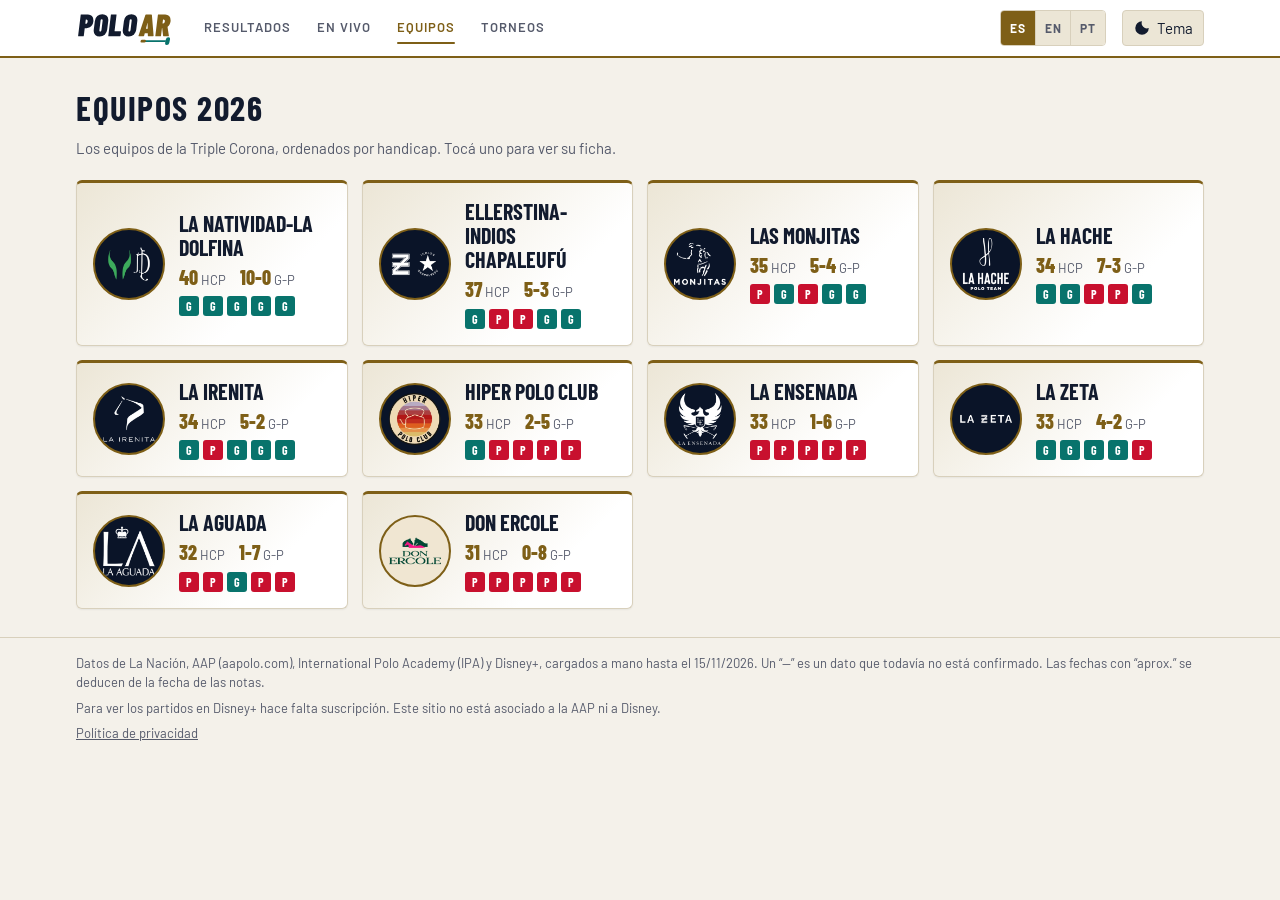
<file: equipos.html>
<!DOCTYPE html>
<html lang="es-AR" data-i18n-title="eq.titulo">
<head>
<meta charset="utf-8">
<meta name="viewport" content="width=device-width, initial-scale=1, viewport-fit=cover">
<title>Equipos · PoloAR</title>
<meta name="description" data-i18n-content="desc.equipos" content="Equipos de la Triple Corona 2026 del polo argentino: planteles, handicap, resultados y rendimiento por torneo.">
<meta name="theme-color" content="#010A13">
<meta name="google-adsense-account" content="ca-pub-2663033045906008">
<script async src="https://pagead2.googlesyndication.com/pagead/js/adsbygoogle.js?client=ca-pub-2663033045906008" crossorigin="anonymous"></script>
<link rel="icon" href="assets/favicon.svg" type="image/svg+xml">
<link rel="preconnect" href="https://fonts.googleapis.com">
<link rel="preconnect" href="https://fonts.gstatic.com" crossorigin>
<link rel="stylesheet" href="https://fonts.googleapis.com/css2?family=Barlow+Condensed:wght@600;700;800&family=Barlow:wght@400;500;600&display=swap">
<link rel="stylesheet" href="css/styles.css?v=202611180041">
<script>
  // Aplica el tema guardado antes de pintar, para evitar un parpadeo.
  try { var t = localStorage.getItem("polo-tema"); if (t) document.documentElement.setAttribute("data-theme", t); } catch (e) {}
</script>
</head>
<body>
<a class="skip" href="#contenido" data-i18n="saltar.contenido">Saltar al contenido</a>
<header class="site-header">
  <div class="wrap top">
    <a class="logo" href="./" aria-label="PoloAR, inicio" data-i18n-aria="logo.aria"><svg class="logo-svg" aria-hidden="true" focusable="false" xmlns="http://www.w3.org/2000/svg" viewBox="0 0 205 74"><path d="M35.744 21.232Q35.744 22.768 35.616 23.599999999999998Q35.104 27.695999999999998 33.216 30.832Q31.328 33.968 28.352 35.664Q25.376 37.36 21.792 37.36H18.272Q17.951999999999998 37.36 17.951999999999998 37.68L16.032 53.04Q15.968 53.488 15.68 53.744Q15.392 54.0 15.008000000000001 54.0H5.152Q4.768 54.0 4.5440000000000005 53.744Q4.32 53.488 4.384 53.04L9.632 10.159999999999997Q9.696 9.711999999999996 9.984 9.455999999999996Q10.272 9.199999999999996 10.656 9.199999999999996H24.672Q29.792 9.199999999999996 32.768 12.495999999999999Q35.744 15.792000000000002 35.744 21.232ZM23.904 23.855999999999998Q23.968 23.471999999999998 23.968 22.768Q23.968 21.168 23.264 20.336Q22.56 19.503999999999998 21.344 19.503999999999998H20.448Q20.128 19.503999999999998 20.128 19.823999999999998L19.168 27.759999999999998Q19.04 28.08 19.424 28.08H20.256Q21.664 28.08 22.656 27.024Q23.648 25.968 23.904 23.855999999999998Z M36.36000000000001 42.992Q36.36000000000001 42.352000000000004 36.48800000000001 40.816L38.792 22.384Q39.56 16.112000000000002 43.752 12.400000000000002Q47.944 8.688000000000002 54.21600000000001 8.688000000000002Q59.848000000000006 8.688000000000002 63.144000000000005 11.792000000000002Q66.44 14.896 66.44 20.208Q66.44 20.848 66.31200000000001 22.384L64.072 40.816Q63.304 47.088 59.080000000000005 50.8Q54.85600000000001 54.512 48.584 54.512Q42.888000000000005 54.512 39.62400000000001 51.408Q36.36000000000001 48.304 36.36000000000001 42.992ZM52.36000000000001 41.328 54.72800000000001 21.872Q54.85600000000001 20.528 54.40800000000001 19.759999999999998Q53.96000000000001 18.991999999999997 53.00000000000001 18.991999999999997Q51.976000000000006 18.991999999999997 51.304 19.759999999999998Q50.632000000000005 20.528 50.504000000000005 21.872L48.13600000000001 41.328Q48.072 41.584 48.072 42.032Q48.072 43.056 48.55200000000001 43.632Q49.032000000000004 44.208 49.864000000000004 44.208Q50.824000000000005 44.208 51.49600000000001 43.44Q52.168000000000006 42.672 52.36000000000001 41.328Z M66.41600000000001 53.04 71.66400000000002 10.159999999999997Q71.72800000000001 9.711999999999996 72.01600000000002 9.455999999999996Q72.30400000000002 9.199999999999996 72.68800000000002 9.199999999999996H82.54400000000001Q82.92800000000001 9.199999999999996 83.15200000000002 9.455999999999996Q83.376 9.711999999999996 83.31200000000001 10.159999999999997L79.28000000000002 43.376Q79.15200000000002 43.696 79.53600000000002 43.696H91.69600000000001Q92.144 43.696 92.36800000000001 43.952Q92.59200000000001 44.208 92.52800000000002 44.656L91.50400000000002 53.04Q91.31200000000001 54.0 90.41600000000001 54.0H67.18400000000001Q66.80000000000001 54.0 66.57600000000001 53.744Q66.352 53.488 66.41600000000001 53.04Z M96.08800000000001 42.992Q96.08800000000001 42.352000000000004 96.21600000000001 40.816L98.52000000000001 22.384Q99.28800000000001 16.112000000000002 103.48000000000002 12.400000000000002Q107.67200000000001 8.688000000000002 113.94400000000002 8.688000000000002Q119.57600000000002 8.688000000000002 122.87200000000001 11.792000000000002Q126.168 14.896 126.168 20.208Q126.168 20.848 126.04000000000002 22.384L123.80000000000001 40.816Q123.03200000000001 47.088 118.80800000000002 50.8Q114.58400000000002 54.512 108.31200000000001 54.512Q102.61600000000001 54.512 99.352 51.408Q96.08800000000001 48.304 96.08800000000001 42.992ZM112.08800000000002 41.328 114.45600000000002 21.872Q114.58400000000002 20.528 114.13600000000002 19.759999999999998Q113.68800000000002 18.991999999999997 112.72800000000001 18.991999999999997Q111.70400000000001 18.991999999999997 111.03200000000001 19.759999999999998Q110.36000000000001 20.528 110.23200000000001 21.872L107.86400000000002 41.328Q107.80000000000001 41.584 107.80000000000001 42.032Q107.80000000000001 43.056 108.28000000000002 43.632Q108.76000000000002 44.208 109.59200000000001 44.208Q110.55200000000002 44.208 111.22400000000002 43.44Q111.89600000000002 42.672 112.08800000000002 41.328Z" fill="currentColor"/><path d="M147.704 53.104 147.576 48.24Q147.64000000000001 48.112 147.512 48.016000000000005Q147.38400000000001 47.92 147.256 47.92H141.68800000000002Q141.368 47.92 141.24 48.24L140.024 53.104Q139.832 54.0 138.936 54.0H129.208Q128.24800000000002 54.0 128.50400000000002 52.976L142.584 10.031999999999996Q142.84 9.199999999999996 143.73600000000002 9.199999999999996H155.06400000000002Q155.96 9.199999999999996 156.024 10.031999999999996L159.544 52.976V53.104Q159.544 54.0 158.584 54.0H148.536Q147.64000000000001 54.0 147.704 53.104ZM144.056 38.704H147.06400000000002Q147.256 38.704 147.38400000000001 38.384L147.12800000000001 26.544Q147.12800000000001 26.288 146.96800000000002 26.32Q146.808 26.352 146.808 26.544L143.864 38.384Q143.73600000000002 38.704 144.056 38.704Z M179.04000000000002 53.168 177.18400000000003 37.04Q177.18400000000003 36.784 176.99200000000002 36.784Q176.73600000000002 36.784 176.73600000000002 37.104L174.752 53.04Q174.68800000000002 53.488 174.40000000000003 53.744Q174.11200000000002 54.0 173.728 54.0H163.872Q163.488 54.0 163.264 53.744Q163.04000000000002 53.488 163.104 53.04L168.352 10.159999999999997Q168.41600000000003 9.711999999999996 168.704 9.455999999999996Q168.99200000000002 9.199999999999996 169.376 9.199999999999996H183.39200000000002Q188.512 9.199999999999996 191.488 12.463999999999999Q194.464 15.728000000000002 194.464 21.104Q194.464 22.64 194.336 23.471999999999998Q193.888 26.992 192.352 29.776000000000003Q190.816 32.56 188.38400000000001 34.288Q188.06400000000002 34.480000000000004 188.192 34.736000000000004L190.94400000000002 52.912V53.168Q190.94400000000002 53.552 190.68800000000002 53.775999999999996Q190.43200000000002 54.0 190.048 54.0H179.936Q179.168 54.0 179.04000000000002 53.168ZM179.168 19.503999999999998Q178.848 19.503999999999998 178.848 19.823999999999998L177.888 27.312Q177.888 27.631999999999998 178.20800000000003 27.631999999999998H179.04000000000002Q180.57600000000002 27.631999999999998 181.632 26.287999999999997Q182.68800000000002 24.944 182.68800000000002 22.576Q182.68800000000002 21.104 181.984 20.304Q181.28 19.503999999999998 180.06400000000002 19.503999999999998Z" fill="var(--accent)"/><g transform="translate(0 64) skewX(-12) translate(0 -64)"><rect x="134.632" y="62.3" width="50.4" height="3.4" rx="1.7" fill="var(--teal)"/><rect x="132.6" y="61.3" width="11" height="5.4" rx="2.7" fill="var(--accent)"/><rect x="184.0" y="56" width="8.5" height="16" rx="4" fill="var(--teal)"/></g></svg></a>
    <nav aria-label="Secciones" data-i18n-aria="nav.aria">
      <a href="./#resultados" data-i18n="nav.resultados">Resultados</a>
      <a href="./#envivo" data-i18n="nav.vivo">En vivo</a>
      <a href="equipos.html" aria-current="page" data-i18n="nav.equipos">Equipos</a>
      <a href="./#torneos" data-i18n="nav.torneos">Torneos</a>
    </nav>
    <div class="lang" id="idioma" role="group" aria-label="Idioma"></div>
    <button id="tema" class="theme-btn" type="button" aria-label="Cambiar a modo claro">
      <svg aria-hidden="true" viewBox="0 0 24 24" width="18" height="18"><path fill="currentColor" d="M12 3a9 9 0 1 0 9 9 7 7 0 0 1-9-9z"/></svg>
      <span class="theme-label" data-i18n="tema">Tema</span>
    </button>
  </div>
</header>

<main id="contenido" class="wrap">
  <div id="vista" aria-live="polite"><p class="loading" data-i18n="cargando.equipos">Cargando equipos…</p></div>
</main>

<footer class="site-footer">
  <div class="wrap">
    <p data-i18n="pie.datos">Datos de La Nación, AAP (aapolo.com), International Polo Academy (IPA) y Disney+, cargados a mano hasta el 15/11/2026. Un “—” es un dato que todavía no está confirmado. Las fechas con “aprox.” se deducen de la fecha de las notas.</p>
    <p data-i18n="pie.disney">Para ver los partidos en Disney+ hace falta suscripción. Este sitio no está asociado a la AAP ni a Disney.</p>
    <p><a href="privacidad.html" data-i18n="pie.privacidad">Política de privacidad</a></p>
  </div>
</footer>

<script src="js/i18n.js?v=202611180041" defer></script>
<script src="js/equipos.js?v=202611180041" defer></script>
</body>
</html>
</file>
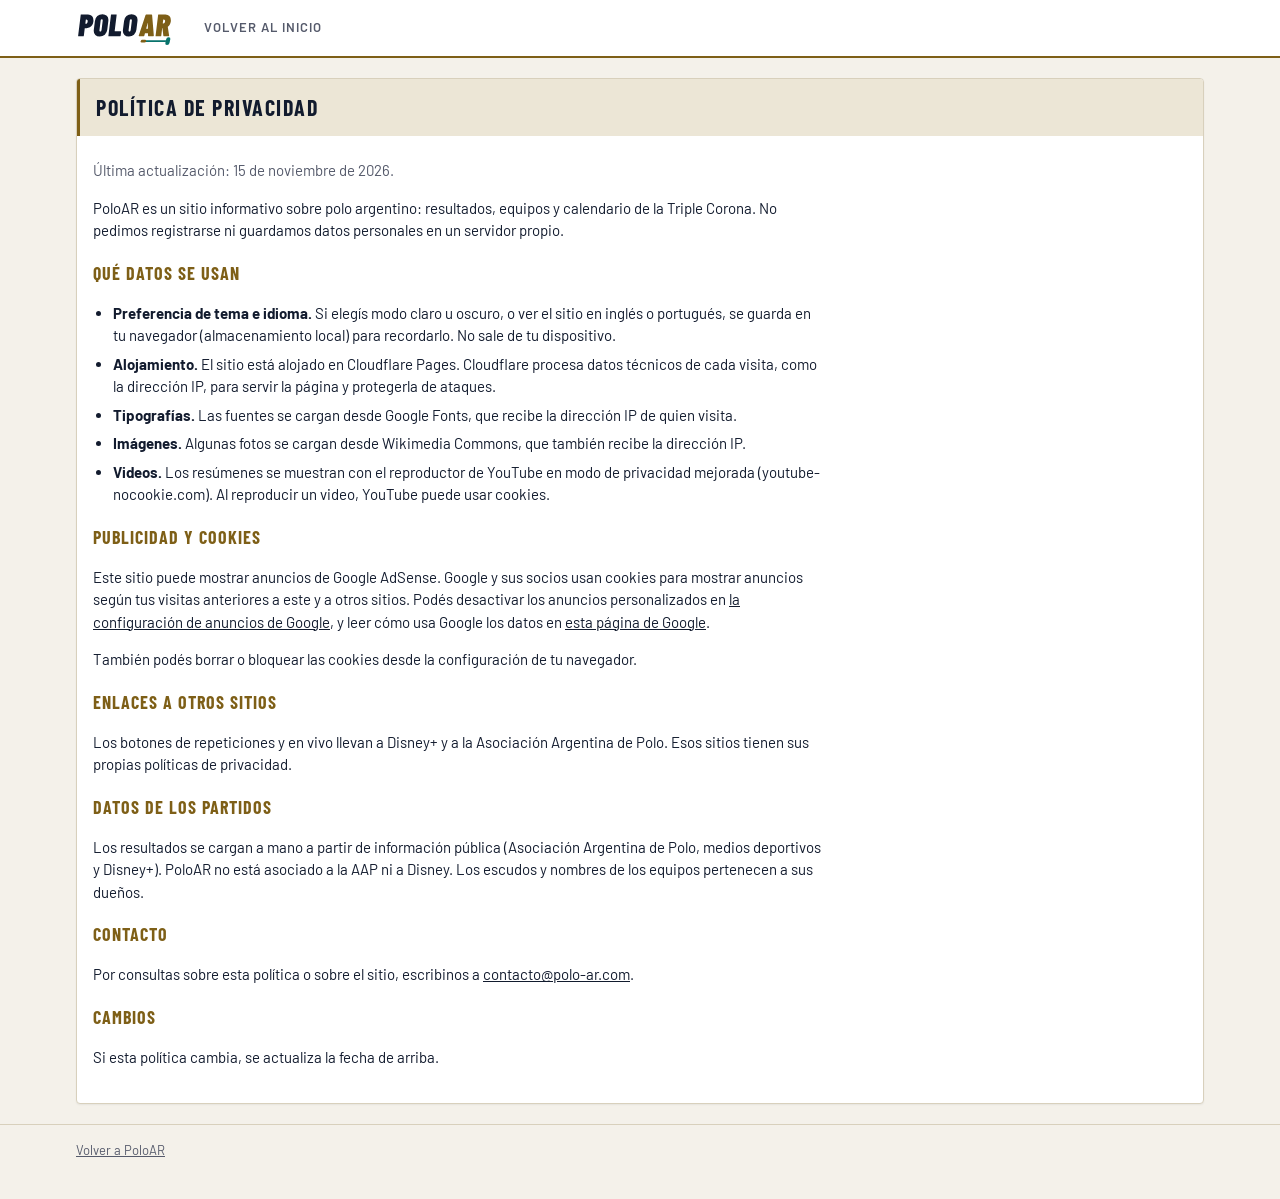
<file: privacidad.html>
<!DOCTYPE html>
<html lang="es-AR">
<head>
<meta charset="utf-8">
<meta name="viewport" content="width=device-width, initial-scale=1, viewport-fit=cover">
<title>Política de privacidad · PoloAR</title>
<meta name="description" content="Política de privacidad y uso de cookies de PoloAR.">
<meta name="google-adsense-account" content="ca-pub-2663033045906008">
<script async src="https://pagead2.googlesyndication.com/pagead/js/adsbygoogle.js?client=ca-pub-2663033045906008" crossorigin="anonymous"></script>
<link rel="icon" href="assets/favicon.svg" type="image/svg+xml">
<link rel="preconnect" href="https://fonts.googleapis.com">
<link rel="preconnect" href="https://fonts.gstatic.com" crossorigin>
<link rel="stylesheet" href="https://fonts.googleapis.com/css2?family=Barlow+Condensed:wght@600;700;800&family=Barlow:wght@400;500;600&display=swap">
<link rel="stylesheet" href="css/styles.css?v=202611180041">
<script>
  try { var t = localStorage.getItem("polo-tema"); if (t) document.documentElement.setAttribute("data-theme", t); } catch (e) {}
</script>
</head>
<body>
<header class="site-header">
  <div class="wrap top">
    <a class="logo" href="./" aria-label="PoloAR, volver al inicio"><img src="assets/logo.svg" alt="" class="logo-img logo-oscuro" height="36"><img src="assets/logo-claro.svg" alt="" class="logo-img logo-claro" height="36"></a>
    <nav aria-label="Secciones"><a href="./">Volver al inicio</a></nav>
  </div>
</header>

<main class="wrap">
  <article class="card legal">
    <h1 class="card-title">Política de privacidad</h1>
    <div class="legal-body">
      <p class="muted">Última actualización: 15 de noviembre de 2026.</p>

      <p>PoloAR es un sitio informativo sobre polo argentino: resultados, equipos y calendario de la Triple Corona. No pedimos registrarse ni guardamos datos personales en un servidor propio.</p>

      <h2>Qué datos se usan</h2>
      <ul>
        <li><b>Preferencia de tema e idioma.</b> Si elegís modo claro u oscuro, o ver el sitio en inglés o portugués, se guarda en tu navegador (almacenamiento local) para recordarlo. No sale de tu dispositivo.</li>
        <li><b>Alojamiento.</b> El sitio está alojado en Cloudflare Pages. Cloudflare procesa datos técnicos de cada visita, como la dirección IP, para servir la página y protegerla de ataques.</li>
        <li><b>Tipografías.</b> Las fuentes se cargan desde Google Fonts, que recibe la dirección IP de quien visita.</li>
        <li><b>Imágenes.</b> Algunas fotos se cargan desde Wikimedia Commons, que también recibe la dirección IP.</li>
        <li><b>Videos.</b> Los resúmenes se muestran con el reproductor de YouTube en modo de privacidad mejorada (youtube-nocookie.com). Al reproducir un video, YouTube puede usar cookies.</li>
      </ul>

      <h2>Publicidad y cookies</h2>
      <p>Este sitio puede mostrar anuncios de Google AdSense. Google y sus socios usan cookies para mostrar anuncios según tus visitas anteriores a este y a otros sitios. Podés desactivar los anuncios personalizados en <a href="https://adssettings.google.com" target="_blank" rel="noopener">la configuración de anuncios de Google</a>, y leer cómo usa Google los datos en <a href="https://policies.google.com/technologies/partner-sites" target="_blank" rel="noopener">esta página de Google</a>.</p>
      <p>También podés borrar o bloquear las cookies desde la configuración de tu navegador.</p>

      <h2>Enlaces a otros sitios</h2>
      <p>Los botones de repeticiones y en vivo llevan a Disney+ y a la Asociación Argentina de Polo. Esos sitios tienen sus propias políticas de privacidad.</p>

      <h2>Datos de los partidos</h2>
      <p>Los resultados se cargan a mano a partir de información pública (Asociación Argentina de Polo, medios deportivos y Disney+). PoloAR no está asociado a la AAP ni a Disney. Los escudos y nombres de los equipos pertenecen a sus dueños.</p>

      <h2>Contacto</h2>
      <p>Por consultas sobre esta política o sobre el sitio, escribinos a <a href="mailto:contacto@polo-ar.com">contacto@polo-ar.com</a>.</p>

      <h2>Cambios</h2>
      <p>Si esta política cambia, se actualiza la fecha de arriba.</p>
    </div>
  </article>
</main>

<footer class="site-footer">
  <div class="wrap"><p><a href="./">Volver a PoloAR</a></p></div>
</footer>
</body>
</html>
</file>
<file: css/styles.css>
/* Polo AR · estilos
   Paleta inspirada en LoL Esports: azul noche, dorado y turquesa.
   Modo claro por defecto si el sistema lo pide; el botón "Tema" lo fuerza. */

:root {
  --bg: #F4F1EA;
  --panel: #FFFFFF;
  --panel2: #ECE6D6;
  --line: #D8D0BC;
  --text: #121B2E;
  --mute: #555A6B;
  --accent: #7E5F17;
  --ink: #FFFFFF;
  --teal: #08736C;
  --live: #C8102E;
  --crest-bg: #0A1428;
  --shadow: 0 1px 2px rgba(18, 27, 46, .06);
  --tc-velo1: rgba(255, 255, 255, .93); --tc-velo2: rgba(255, 255, 255, .62);
  --nav-luz: rgba(126, 95, 23, .28); --nav-luz-suave: rgba(126, 95, 23, .18); --nav-borde: rgba(126, 95, 23, .35);
  color-scheme: light;
}
@media (prefers-color-scheme: dark) {
  :root:not([data-theme="light"]) {
    --bg: #010A13; --panel: #0A1428; --panel2: #0F1F3A; --line: #1E2D4A;
    --text: #F0E6D2; --mute: #A09B8C; --accent: #C8AA6E; --ink: #010A13;
    --teal: #0AC8B9; --live: #FF4655; --shadow: none; color-scheme: dark;
    --tc-velo1: rgba(10, 20, 40, .93); --tc-velo2: rgba(10, 20, 40, .55);
    --nav-luz: rgba(200, 170, 110, .5); --nav-luz-suave: rgba(10, 200, 185, .3); --nav-borde: rgba(200, 170, 110, .45);
  }
}
:root[data-theme="dark"] {
  --bg: #010A13; --panel: #0A1428; --panel2: #0F1F3A; --line: #1E2D4A;
  --text: #F0E6D2; --mute: #A09B8C; --accent: #C8AA6E; --ink: #010A13;
  --teal: #0AC8B9; --live: #FF4655; --shadow: none; color-scheme: dark;
  --tc-velo1: rgba(10, 20, 40, .93); --tc-velo2: rgba(10, 20, 40, .55);
  --nav-luz: rgba(200, 170, 110, .5); --nav-luz-suave: rgba(10, 200, 185, .3); --nav-borde: rgba(200, 170, 110, .45);
}

*, *::before, *::after { box-sizing: border-box; }
html { scroll-behavior: smooth; scroll-padding-top: 72px; }
@media (prefers-reduced-motion: reduce) { html { scroll-behavior: auto; } * { animation: none !important; transition: none !important; } }

body {
  margin: 0;
  background: var(--bg);
  color: var(--text);
  font: 400 15px/1.5 Barlow, "Segoe UI", Arial, sans-serif;
  padding-bottom: env(safe-area-inset-bottom, 0);
}
h1, h2, h3, h4 { font-family: "Barlow Condensed", "Arial Narrow", Arial, sans-serif; margin: 0; }
a { color: inherit; }
button { font: inherit; color: inherit; }
:focus-visible { outline: 2px solid var(--accent); outline-offset: 2px; }
.sr-only { position: absolute; width: 1px; height: 1px; overflow: hidden; clip: rect(0 0 0 0); white-space: nowrap; }
.skip { position: absolute; left: 8px; top: -48px; background: var(--accent); color: var(--ink); padding: 8px 12px; z-index: 10; font-weight: 600; }
.skip:focus { top: 8px; }
.wrap { max-width: 1160px; margin: 0 auto; padding: 0 16px; }
.loading, .empty { color: var(--mute); padding: 14px 16px; margin: 0; }

/* Encabezado */
.site-header {
  position: sticky; top: 0; z-index: 5;
  background: var(--panel);
  border-bottom: 2px solid var(--accent);
  padding-top: env(safe-area-inset-top, 0);
}
.top { display: flex; align-items: center; gap: 16px; min-height: 56px; }
.logo { display: inline-flex; align-items: center; color: var(--text); text-decoration: none; line-height: 0; }
.logo-svg { height: 36px; width: auto; display: block; }
@media (max-width: 560px) { .logo-svg { height: 30px; } }
nav { display: flex; gap: 2px; flex: 1; overflow-x: auto; scrollbar-width: none; }
nav a {
  position: relative; padding: 8px 12px; text-decoration: none; font-weight: 600; color: var(--mute);
  text-transform: uppercase; letter-spacing: 1px; font-size: 13px; white-space: nowrap;
  border-radius: 4px; -webkit-tap-highlight-color: transparent;
  transition: color .2s, background-color .2s, box-shadow .25s, text-shadow .25s;
}
/* Línea dorada que crece desde el centro */
nav a::after {
  content: ""; position: absolute; left: 50%; right: 50%; bottom: 2px; height: 2px;
  background: var(--accent); border-radius: 2px; transition: left .25s, right .25s;
}
/* Luz de fondo al pasar el mouse, al tocar o al navegar con teclado */
nav a:hover, nav a:focus-visible, nav a:active {
  color: var(--accent);
  background: radial-gradient(ellipse at 50% 110%, var(--nav-luz) 0%, transparent 75%), var(--panel2);
  box-shadow: 0 0 14px var(--nav-luz-suave), inset 0 0 0 1px var(--nav-borde);
  text-shadow: 0 0 10px var(--nav-luz);
}
nav a:hover::after, nav a:focus-visible::after, nav a:active::after { left: 12px; right: 12px; }
nav a:active { transform: translateY(1px); }
.theme-btn {
  display: inline-flex; align-items: center; gap: 6px; flex: none;
  background: var(--panel2); border: 1px solid var(--line); border-radius: 4px;
  padding: 6px 10px; cursor: pointer; min-height: 36px;
}
@media (max-width: 560px) {
  .top { flex-wrap: wrap; gap: 4px 12px; padding: 6px 16px; }
  nav { order: 3; flex-basis: 100%; }
  .logo { flex: 1; }
  .theme-label { display: none; }
}

/* Triple Corona */
.tri { padding: 20px 0 4px; }
.tri-grid { display: grid; grid-template-columns: repeat(3, 1fr); gap: 12px; }
.tc {
  background: linear-gradient(135deg, var(--panel2), var(--panel) 70%);
  border: 1px solid var(--line); border-top: 3px solid var(--accent);
  border-radius: 4px; padding: 14px 16px; box-shadow: var(--shadow);
}
.tc .n { font: 700 13px "Barlow Condensed", Arial, sans-serif; letter-spacing: 1.5px; text-transform: uppercase; color: var(--accent); display: flex; justify-content: space-between; gap: 8px; }
.tc h3 { font-size: 24px; margin: 2px 0 8px; line-height: 1.1; }
.tc .l { display: flex; align-items: center; gap: 8px; margin-top: 6px; font-weight: 600; }
.tc .l small { color: var(--mute); font-weight: 400; }
.tc .s { color: var(--mute); font-size: 13px; margin-top: 8px; }
.tc.on { border-top-color: var(--teal); }
/* Foto de fondo: una capa del color del tema encima, para que el texto se lea */
.tc.foto {
  background-image: linear-gradient(100deg, var(--tc-velo1) 0%, var(--tc-velo1) 45%, var(--tc-velo2) 100%), var(--foto);
  background-size: cover; background-position: center;
  display: flex; flex-direction: column;
}
.tc .cred { margin-top: auto; padding-top: 10px; font-size: 11px; color: var(--mute); }
.tc .cred a { color: inherit; }
.tc.on .n { color: var(--teal); }
.badge {
  display: inline-block; font: 700 11px "Barlow Condensed", Arial, sans-serif; letter-spacing: 1px;
  text-transform: uppercase; border: 1px solid currentColor; border-radius: 2px; padding: 0 6px; line-height: 18px;
}

/* Diseño general */
.layout { display: grid; grid-template-columns: minmax(0, 2fr) minmax(0, 1fr); gap: 16px; padding: 16px 0 24px; align-items: start; }
@media (max-width: 860px) {
  .layout, .tri-grid { grid-template-columns: 1fr; }
  /* En celular, el bloque "En vivo" va antes que los resultados. */
  .layout { display: flex; flex-direction: column; gap: 0; }
  .side, .main-col { display: contents; }
  #envivo { order: -1; }
  #resultados { order: 0; }
  #equipos, #torneos { order: 1; }
}
.card { background: var(--panel); border: 1px solid var(--line); border-radius: 4px; overflow: hidden; margin-bottom: 16px; box-shadow: var(--shadow); }
.card-title {
  font-size: 18px; padding: 12px 16px; background: var(--panel2);
  text-transform: uppercase; letter-spacing: 1.5px; border-left: 3px solid var(--accent);
  display: flex; align-items: center; gap: 8px;
}
.live .card-title { border-left-color: var(--teal); }
.dot { width: 9px; height: 9px; border-radius: 50%; background: var(--mute); display: inline-block; }
.dot.on { background: var(--live); animation: pulso 1.4s ease-in-out infinite; }
@keyframes pulso { 50% { opacity: .35; } }

/* Filtros */
.tabs { display: flex; gap: 6px; padding: 10px 16px; flex-wrap: wrap; border-bottom: 1px solid var(--line); }
.tabs button {
  background: none; border: 1px solid var(--line); color: var(--mute); border-radius: 2px;
  padding: 6px 14px; font: 600 12px Barlow, Arial, sans-serif; text-transform: uppercase;
  letter-spacing: .8px; cursor: pointer; min-height: 32px;
}
.tabs button:hover { border-color: var(--accent); color: var(--text); }
.tabs button[aria-pressed="true"] { background: var(--accent); color: var(--ink); border-color: var(--accent); }

/* Partidos */
.day {
  padding: 7px 16px; background: var(--panel2); color: var(--accent);
  font: 700 13px "Barlow Condensed", Arial, sans-serif; letter-spacing: 1.5px; text-transform: uppercase;
  border-bottom: 1px solid var(--line); display: flex; gap: 8px; align-items: center;
}
.day .badge { color: var(--mute); }
.match { border-bottom: 1px solid var(--line); }
.match:last-child { border-bottom: 0; }
.match summary { list-style: none; cursor: pointer; padding: 12px 16px 6px; }
.match summary::-webkit-details-marker { display: none; }
.match summary:hover { background: var(--panel2); }
.row { display: grid; grid-template-columns: 1fr auto 1fr; gap: 10px; align-items: center; }
.tm { display: flex; align-items: center; gap: 10px; font: 700 19px "Barlow Condensed", Arial, sans-serif; text-transform: uppercase; letter-spacing: .4px; line-height: 1.1; min-width: 0; }
.tm.b { justify-content: flex-end; text-align: right; }
.tm.win { color: var(--teal); }
.tm .nm { overflow-wrap: normal; hyphens: manual; min-width: 0; }
.sc {
  font: 800 22px "Barlow Condensed", Arial, sans-serif; border: 1px solid var(--accent); color: var(--accent);
  border-radius: 2px; padding: 1px 12px; min-width: 84px; text-align: center; white-space: nowrap;
}
.inf { color: var(--mute); font-size: 13px; text-align: center; margin-top: 4px; display: flex; justify-content: center; gap: 6px; flex-wrap: wrap; }
.prox { padding: 12px 16px 10px; }
.prox.on .sc { border-color: var(--live); color: var(--live); font-size: 16px; }
.nota-hora { color: var(--mute); font-size: 12px; margin: 0; padding: 8px 16px 12px; }
@media (max-width: 560px) { .prox { padding: 10px 12px 8px; } }
.chev { display: inline-block; transition: transform .2s; }
details[open] .chev { transform: rotate(180deg); }
@media (max-width: 560px) {
  .match summary { padding: 10px 12px 6px; }
  .row { gap: 6px; }
  .tm { font-size: 15px; gap: 6px; letter-spacing: 0; flex-direction: column; align-items: flex-start; }
  .tm.b { flex-direction: column-reverse; align-items: flex-end; }
  .tm .cr { width: 40px; height: 40px; }
  .sc { font-size: 18px; min-width: 62px; padding: 1px 6px; }
  .btn { flex-wrap: wrap; justify-content: center; text-align: center; }
.btn small { flex-basis: 100%; }
}

.acts { padding: 4px 16px 12px; display: flex; gap: 8px; justify-content: center; flex-wrap: wrap; }
.btn {
  display: inline-flex; align-items: center; gap: 6px; padding: 6px 14px; min-height: 34px;
  border: 1px solid var(--accent); color: var(--accent); text-decoration: none;
  font: 700 13px "Barlow Condensed", Arial, sans-serif; letter-spacing: 1.2px; text-transform: uppercase; border-radius: 2px;
}
.btn:hover { background: var(--accent); color: var(--ink); }
.btn.t { border-color: var(--teal); color: var(--teal); }
.btn.t:hover { background: var(--teal); color: var(--ink); }
.btn.yt { border-color: #E5484D; color: #E5484D; }
.btn.yt:hover { background: #E5484D; color: #FFFFFF; }
.btn small { font: 500 11px Barlow, Arial, sans-serif; text-transform: none; letter-spacing: 0; opacity: .85; }

/* Escudos */
.cr {
  display: inline-flex; align-items: center; justify-content: center; flex: none;
  width: 48px; height: 48px; border-radius: 50%; border: 1.5px solid var(--accent);
  background: var(--crest-bg); color: #C8AA6E; overflow: hidden;
  font: 800 12px "Barlow Condensed", Arial, sans-serif;
}
.cr.lt { background: #F0E6D2; }
.cr img { width: 100%; height: 100%; object-fit: contain; padding: 4px; }
.cr { font-size: 15px; }
.cr.sm { width: 36px; height: 36px; font-size: 12px; }
.cr.sm img { padding: 3px; }

/* Detalle */
.det { padding: 4px 16px 16px; background: var(--panel2); border-top: 1px solid var(--line); font-size: 14px; }
.det h4 { font-size: 13px; letter-spacing: 1.5px; text-transform: uppercase; color: var(--accent); margin: 12px 0 4px; }
.cols { display: grid; grid-template-columns: 1fr 1fr; gap: 12px; }
@media (max-width: 560px) { .cols { grid-template-columns: 1fr; } }
.det ul { margin: 0; padding: 0; list-style: none; }
.det li { display: flex; justify-content: space-between; gap: 8px; border-bottom: 1px solid var(--line); padding: 3px 0; }
.det li b { font-family: "Barlow Condensed", Arial, sans-serif; font-size: 16px; }
.det p { margin: 0; }
.muted { color: var(--mute); }
.prog { margin: 0; padding: 0; list-style: none; display: flex; gap: 6px; flex-wrap: wrap; }
.prog li { display: block; border: 1px solid var(--line); background: var(--panel); border-radius: 2px; padding: 1px 8px; font: 700 14px "Barlow Condensed", Arial, sans-serif; }
.prog li span { color: var(--mute); font-weight: 600; margin-right: 4px; }

/* Video de resumen */
.video { position: relative; width: 100%; max-width: 640px; aspect-ratio: 16 / 9; margin-top: 6px; border-radius: 4px; overflow: hidden; background: #000; }
.video iframe { position: absolute; inset: 0; width: 100%; height: 100%; border: 0; }

/* En vivo */
.lv { padding: 14px 16px; }
.lv p { margin: 0 0 10px; color: var(--mute); }
.lv .acts { padding: 0; justify-content: flex-start; }
.live-match { border: 1px solid var(--teal); border-radius: 4px; padding: 10px; margin-bottom: 12px; background: var(--panel2); }
.live-match .row { gap: 6px; grid-template-columns: minmax(0, 1fr) auto minmax(0, 1fr); }
.live-match .tm { font-size: 16px; flex-direction: column; align-items: flex-start; gap: 6px; }
.live-match .tm.b { flex-direction: column-reverse; align-items: flex-end; }
.live-match .tm .nm { overflow-wrap: anywhere; }
.live-match .sc { border-color: var(--live); color: var(--live); min-width: 56px; padding: 1px 8px; }
.live-match .meta { display: flex; justify-content: space-between; gap: 8px; flex-wrap: wrap; color: var(--mute); font-size: 12px; margin-top: 6px; }
.upd { font-size: 12px; color: var(--mute); margin-top: 10px !important; }

/* Equipos */
.teams details { border-bottom: 1px solid var(--line); }
.teams details:last-child { border-bottom: 0; }
.teams summary { list-style: none; display: flex; align-items: center; gap: 10px; padding: 10px 16px; cursor: pointer; }
.teams summary::-webkit-details-marker { display: none; }
.teams summary:hover { background: var(--panel2); }
.teams summary b { flex: 1; }
.teams summary em { font: 800 20px "Barlow Condensed", Arial, sans-serif; color: var(--accent); font-style: normal; }
.teams summary em small { font-size: 11px; color: var(--mute); font-weight: 600; letter-spacing: .5px; }

/* Calendario */
.cal { margin: 0; padding: 0; list-style: none; }
.cal li { display: flex; gap: 14px; padding: 10px 16px; border-bottom: 1px solid var(--line); }
.cal li:last-child { border-bottom: 0; }
.cal .d { font: 800 18px "Barlow Condensed", Arial, sans-serif; min-width: 58px; color: var(--teal); text-transform: uppercase; }
.cal a { font-weight: 600; text-decoration: none; }
.cal a:hover { text-decoration: underline; }
.cal small { color: var(--mute); }

/* Temporada */
.temp { padding: 14px 16px 16px; }
.temp > p { margin: 0 0 10px; }
.temp h3 { font-size: 15px; letter-spacing: 1.5px; text-transform: uppercase; color: var(--accent); margin: 16px 0 6px; }
.tabla { width: 100%; border-collapse: collapse; font-size: 14px; }
.tabla th, .tabla td { text-align: left; padding: 6px 8px; border-bottom: 1px solid var(--line); vertical-align: top; }
.tabla th { font: 700 12px "Barlow Condensed", Arial, sans-serif; letter-spacing: 1px; text-transform: uppercase; color: var(--mute); }
.tabla td.num { text-align: right; font: 800 18px "Barlow Condensed", Arial, sans-serif; color: var(--accent); white-space: nowrap; }
.tabla .eqc { display: flex; align-items: center; gap: 8px; font-weight: 600; }
.tabla small { color: var(--mute); font-weight: 400; display: block; }
.chips { display: flex; flex-wrap: wrap; gap: 6px; margin: 6px 0 0; padding: 0; list-style: none; }
.chips li { border: 1px solid var(--line); background: var(--panel2); border-radius: 2px; padding: 1px 8px; font-size: 13px; }
.fuente { font-size: 12px; color: var(--mute); margin-top: 14px !important; }
@media (max-width: 860px) { #temporada { order: 1; } }
@media (max-width: 560px) { .tabla .opt { display: none; } }

/* Anuncios */
.ad { margin: 0 0 16px; text-align: center; min-height: 90px; }
.ad[hidden] { display: none; }
.ad-label { display: block; font-size: 11px; letter-spacing: 1px; text-transform: uppercase; color: var(--mute); margin-bottom: 4px; }
#ad-arriba { margin-top: 16px; }
@media (max-width: 860px) { #ad-lateral { order: 0; } }

/* Página legal */
.legal { margin: 20px 0; }
.legal h1.card-title { font-size: 22px; }
.legal-body { padding: 8px 16px 20px; max-width: 760px; }
.legal-body h2 { font-size: 18px; color: var(--accent); text-transform: uppercase; letter-spacing: 1px; margin: 18px 0 6px; }
.legal-body ul { padding-left: 20px; }
.legal-body li { margin-bottom: 6px; }
.logo-img { height: 36px; width: auto; display: block; }
.logo-oscuro { display: none; }
@media (prefers-color-scheme: dark) { :root:not([data-theme="light"]) .logo-oscuro { display: block; } :root:not([data-theme="light"]) .logo-claro { display: none; } }
:root[data-theme="dark"] .logo-oscuro { display: block; }
:root[data-theme="dark"] .logo-claro { display: none; }
.site-footer a { color: inherit; }

/* ---------- Pantalla de equipos ---------- */
nav a[aria-current="page"] { color: var(--accent); }
nav a[aria-current="page"]::after { left: 12px; right: 12px; }
.volver { display: inline-block; margin: 18px 0 4px; color: var(--mute); text-decoration: none; font-weight: 600; }
.volver:hover { color: var(--accent); }
.eq-head-list { padding: 24px 0 8px; }
.eq-head-list h1 { font-size: 34px; text-transform: uppercase; letter-spacing: 1.5px; }
.eq-head-list p { margin: 4px 0 0; }
.eq-grid { display: grid; grid-template-columns: repeat(auto-fill, minmax(260px, 1fr)); gap: 14px; padding: 12px 0 28px; }
.eq-card {
  display: flex; gap: 14px; align-items: center; padding: 16px; text-decoration: none;
  background: linear-gradient(135deg, var(--panel2), var(--panel) 70%); border: 1px solid var(--line);
  border-top: 3px solid var(--accent); border-radius: 6px; box-shadow: var(--shadow);
  transition: transform .15s, box-shadow .2s, border-color .2s;
}
.eq-card:hover, .eq-card:focus-visible { transform: translateY(-2px); border-color: var(--accent); box-shadow: 0 6px 18px var(--nav-luz-suave); }
.eq-card h2 { font-size: 22px; line-height: 1.1; text-transform: uppercase; }
.eq-card-info { min-width: 0; display: flex; flex-direction: column; gap: 6px; }
.eq-card-meta { display: flex; gap: 14px; color: var(--mute); font-size: 13px; }
.eq-card-meta b { color: var(--accent); font: 800 20px "Barlow Condensed", Arial, sans-serif; }
.cr.xl { width: 72px; height: 72px; font-size: 22px; border-width: 2px; }
.cr.xxl { width: 132px; height: 132px; font-size: 40px; border-width: 3px; }
.cr.xl img, .cr.xxl img { padding: 8px; }
.forma { display: inline-flex; gap: 4px; }
.forma i { font: 700 12px "Barlow Condensed", Arial, sans-serif; font-style: normal; width: 20px; height: 20px; border-radius: 3px; display: inline-flex; align-items: center; justify-content: center; }
.forma i.g { background: var(--teal); color: var(--ink); }
.forma i.p { background: var(--live); color: #fff; }
.eq-hero {
  display: flex; gap: 26px; align-items: center; padding: 26px; margin: 8px 0 16px; border-radius: 8px;
  border: 1px solid var(--line); border-left: 5px solid var(--accent);
  background: radial-gradient(600px 260px at 0% 0%, var(--nav-luz-suave), transparent 70%), linear-gradient(135deg, var(--panel2), var(--panel));
}
.eq-kicker { font: 700 14px "Barlow Condensed", Arial, sans-serif; letter-spacing: 2px; text-transform: uppercase; color: var(--teal); }
.eq-hero h1 { font-size: 46px; line-height: 1; text-transform: uppercase; margin: 2px 0 4px; }
.eq-stats { display: flex; flex-wrap: wrap; gap: 10px; margin-top: 14px; }
.st { background: var(--panel); border: 1px solid var(--line); border-radius: 4px; padding: 8px 14px; min-width: 110px; }
.st b { display: block; font: 800 30px/1 "Barlow Condensed", Arial, sans-serif; color: var(--accent); }
.st span { font-size: 12px; color: var(--mute); text-transform: uppercase; letter-spacing: .8px; }
.eq-forma { margin-top: 12px; color: var(--mute); font-size: 13px; display: flex; gap: 8px; align-items: center; }
@media (max-width: 640px) {
  .eq-hero { flex-direction: column; text-align: center; padding: 20px 14px; }
  .eq-hero h1 { font-size: 34px; }
  .eq-stats, .eq-forma { justify-content: center; }
  .cr.xxl { width: 104px; height: 104px; }
  .st { min-width: 0; flex: 1 1 40%; }
}
.pl-grid { display: grid; grid-template-columns: repeat(auto-fill, minmax(190px, 1fr)); gap: 12px; padding: 16px; }
@media (max-width: 640px) { .pl-grid { grid-template-columns: 1fr 1fr; gap: 10px; padding: 12px; } .pl-avatar { width: 58px; height: 58px; font-size: 20px; } .pl-avatar.con-foto { overflow: hidden; padding: 0; }
.pl-avatar.con-foto img { width: 100%; height: 100%; object-fit: cover; object-position: center top; }
.pl-nombre { font-size: 17px; } }
.pl-card { background: var(--panel2); border: 1px solid var(--line); border-radius: 6px; padding: 18px 14px; text-align: center; }
.pl-avatar {
  display: inline-flex; align-items: center; justify-content: center; width: 74px; height: 74px; border-radius: 50%;
  background: var(--panel); border: 2px solid var(--accent); box-shadow: 0 0 12px var(--nav-luz-suave);
  color: var(--accent); font: 800 26px "Barlow Condensed", Arial, sans-serif;
}
.pl-nombre { font: 700 21px/1.1 "Barlow Condensed", Arial, sans-serif; text-transform: uppercase; margin-top: 10px; }
.pl-hcp { color: var(--mute); font-size: 13px; margin-top: 4px; }
.pl-hcp b { color: var(--teal); font: 800 26px "Barlow Condensed", Arial, sans-serif; margin-right: 4px; }
.eq-nota { padding: 0 16px 16px; margin: 0; color: var(--mute); font-size: 14px; }
.eq-tabla { margin: 0; }
.eq-tabla td, .eq-tabla th { padding: 10px 16px; }
.eq-tabla td.num { font-size: 18px; }
.pill { display: inline-block; font: 700 12px "Barlow Condensed", Arial, sans-serif; letter-spacing: 1px; text-transform: uppercase; padding: 2px 8px; border-radius: 3px; }
.pill.oro { background: var(--accent); color: var(--ink); }
.pill.plata { background: transparent; border: 1px solid var(--accent); color: var(--accent); }
.pill.vivo { border: 1px solid var(--teal); color: var(--teal); }
.pill.g { background: var(--teal); color: var(--ink); min-width: 26px; text-align: center; }
.pill.p { background: var(--live); color: #fff; min-width: 26px; text-align: center; }
.eq-res { list-style: none; margin: 0; padding: 0; }
.eq-res li { display: flex; align-items: center; gap: 10px; border-bottom: 1px solid var(--line); padding-right: 12px; }
.eq-res li:last-child { border-bottom: 0; }
.eq-res li > a:first-child { flex: 1; display: grid; grid-template-columns: 64px 34px 1fr auto; gap: 12px; align-items: center; padding: 10px 16px; text-decoration: none; min-width: 0; }
.eq-res li > a:first-child:hover { background: var(--panel2); }
.res-f { color: var(--mute); font-size: 13px; text-transform: uppercase; }
.res-rival { display: flex; align-items: center; gap: 10px; font-weight: 600; min-width: 0; }
.res-rival small { display: block; color: var(--mute); font-weight: 400; font-size: 12px; }
.res-sc { font: 800 22px "Barlow Condensed", Arial, sans-serif; color: var(--accent); white-space: nowrap; }
.res-yt { padding: 4px 10px; min-height: 30px; font-size: 12px; }
@media (max-width: 640px) {
  .eq-res li { flex-wrap: wrap; padding-bottom: 8px; }
  .eq-res li > a:first-child { grid-template-columns: 30px 1fr auto; padding: 10px 12px; }
  .res-f { display: none; }
  .res-yt { margin-left: 54px; }
}
.teams a.team-link { display: flex; align-items: center; gap: 10px; padding: 10px 16px; text-decoration: none; border-bottom: 1px solid var(--line); }
.teams a.team-link:last-of-type { border-bottom: 0; }
.teams a.team-link:hover { background: var(--panel2); }
.teams a.team-link b { flex: 1; }
.teams a.team-link em { font: 800 20px "Barlow Condensed", Arial, sans-serif; color: var(--accent); font-style: normal; }
.teams a.team-link em small { font-size: 11px; color: var(--mute); font-weight: 600; letter-spacing: .5px; }
.ver-todos { display: block; text-align: center; padding: 10px; font-weight: 600; text-decoration: none; color: var(--accent); border-top: 1px solid var(--line); }

/* Pie */
.site-footer { border-top: 1px solid var(--line); color: var(--mute); font-size: 13px; padding: 16px 0 32px; }
.site-footer p { margin: 0 0 6px; }

/* Selector de idioma (ES / EN / PT) */
.lang { display: inline-flex; flex: none; border: 1px solid var(--line); border-radius: 4px; overflow: hidden; }
.lang button {
  background: var(--panel2); border: 0; border-left: 1px solid var(--line); color: var(--mute);
  font: 700 12px Barlow, Arial, sans-serif; letter-spacing: .8px; padding: 0 9px; min-height: 34px; cursor: pointer;
}
.lang button:first-child { border-left: 0; }
.lang button:hover { color: var(--accent); }
.lang button[aria-pressed="true"] { background: var(--accent); color: var(--ink); }

/* Botón del canal de WhatsApp */
.btn.wa { border-color: #1FA855; color: #1FA855; }
.btn.wa:hover { background: #1FA855; color: #FFFFFF; }

/* Estadísticas del partido */
.est { width: 100%; border-collapse: collapse; }
.est td, .est th { text-align: center; padding: 3px 4px; border-bottom: 1px solid var(--line); }
.est td { width: 30%; font: 700 16px "Barlow Condensed", Arial, sans-serif; }
.est tbody th { font-weight: 400; font-size: 13px; color: var(--mute); }
.est thead th { width: 30%; font: 700 13px "Barlow Condensed", Arial, sans-serif; letter-spacing: .8px; text-transform: uppercase; color: var(--accent); }
.est-nota { color: var(--mute); font-size: 12px; margin-top: 6px !important; }
.scrollx { overflow-x: auto; margin-bottom: 8px; }
.pjs { width: 100%; border-collapse: collapse; font-size: 13px; white-space: nowrap; }
.pjs th, .pjs td { padding: 3px 6px; text-align: center; border-bottom: 1px solid var(--line); }
.pjs thead th { color: var(--mute); font-weight: 600; }
.pjs th:first-child { text-align: left; padding-left: 0; }
.pjs thead th:first-child { color: var(--accent); text-transform: uppercase; letter-spacing: .8px; }
.pjs tbody th { font-weight: 400; }
</file>
